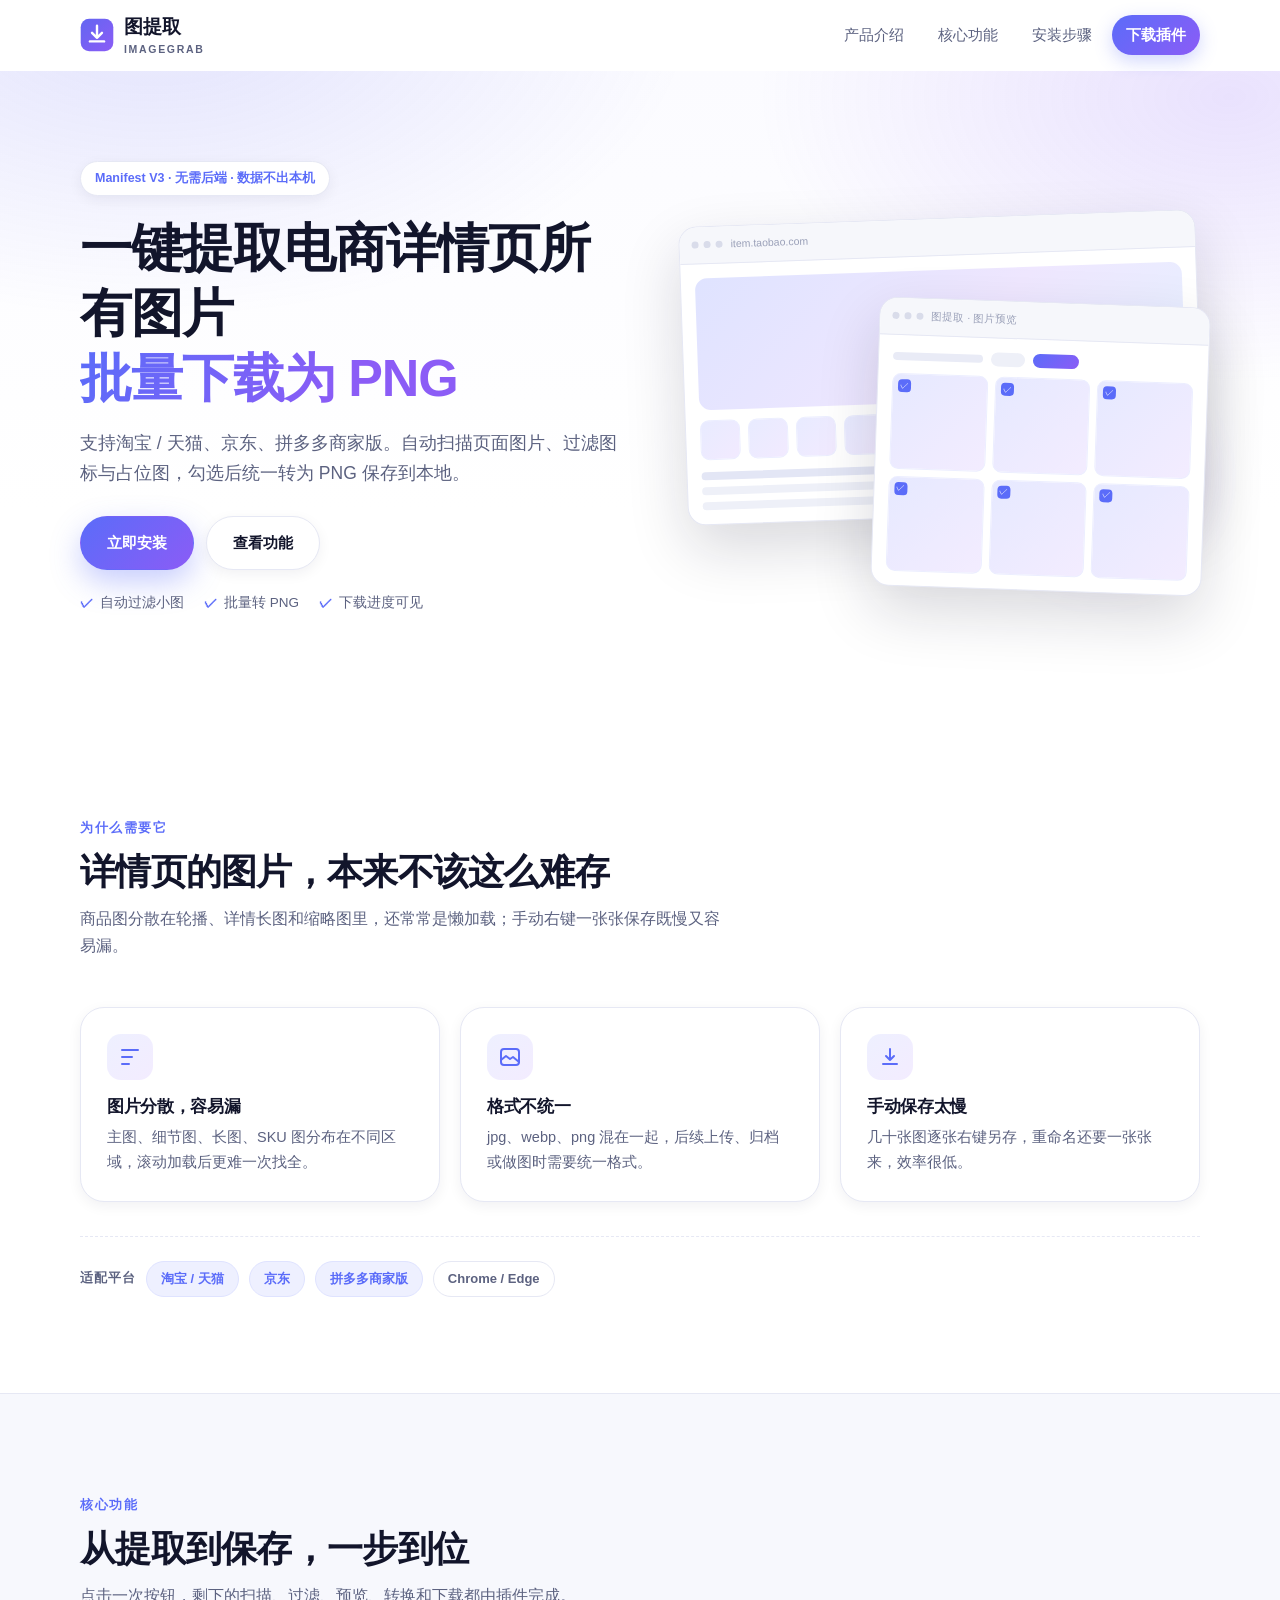
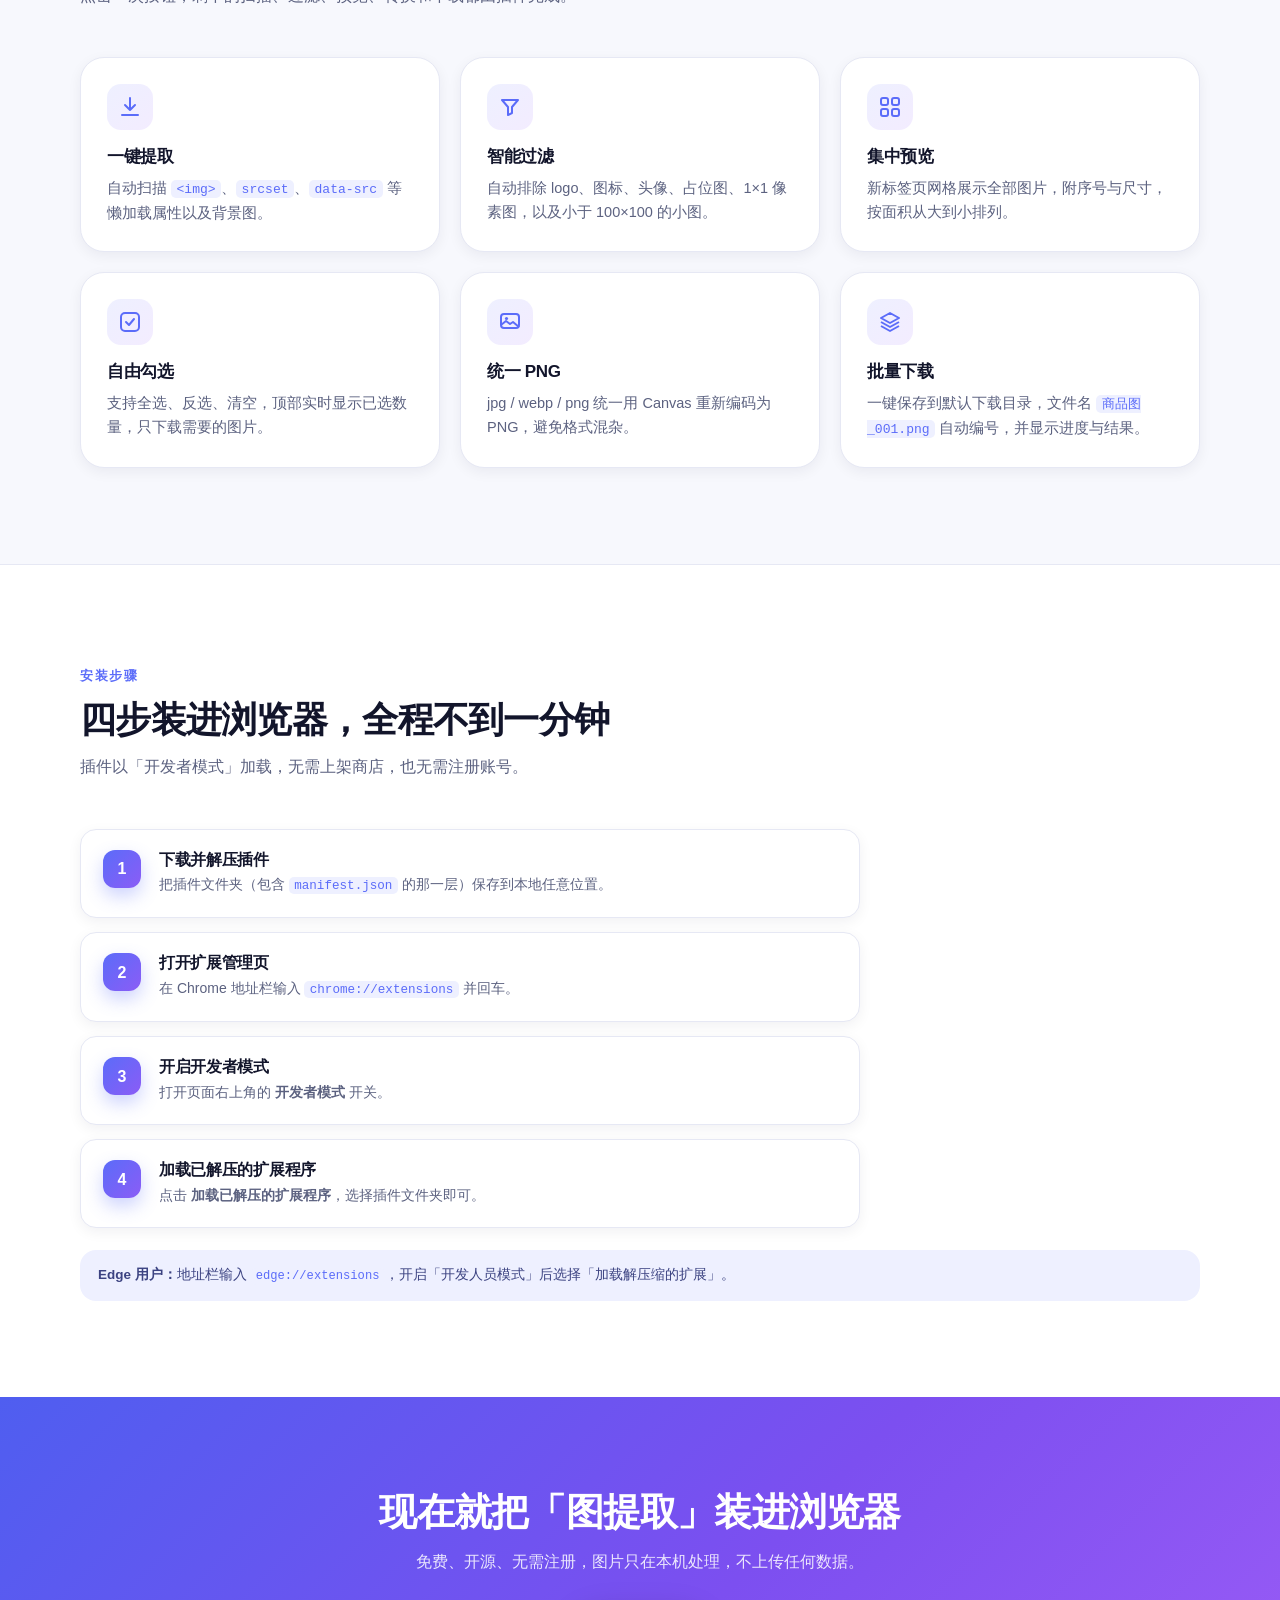
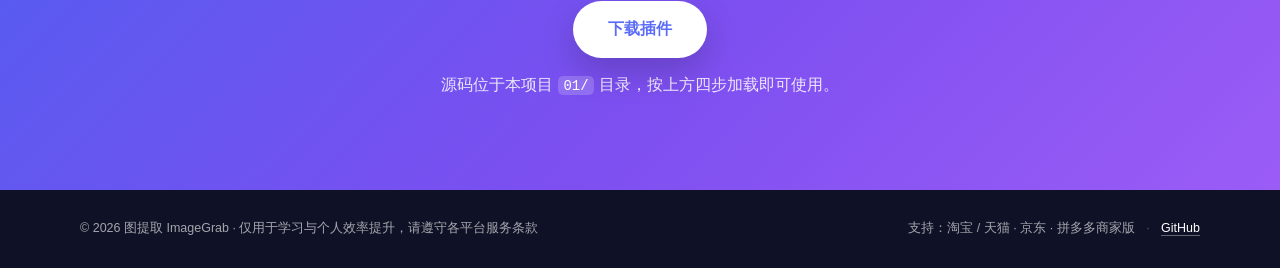
<file: docs/index.html>
<!DOCTYPE html>
<html lang="zh-CN">
<head>
<meta charset="utf-8">
<meta name="viewport" content="width=device-width, initial-scale=1">
<title>图提取 ImageGrab · 一键提取电商详情页图片</title>
<meta name="description" content="Chrome 扩展：一键提取淘宝 / 天猫、京东、拼多多商家版商品详情页的所有图片，集中预览并批量下载为 PNG。">
<meta property="og:type" content="website">
<meta property="og:title" content="图提取 ImageGrab · 一键提取电商详情页图片">
<meta property="og:description" content="支持淘宝/天猫、京东、拼多多商家版；自动过滤图标与占位图，勾选后统一转 PNG 批量下载。">
<meta property="og:url" content="https://lixinyan-git.github.io/imagegrab/">
<meta name="theme-color" content="#6366f1">
<link rel="icon" href="assets/favicon.svg" type="image/svg+xml">
<link rel="stylesheet" href="css/style.css">
</head>
<body>
<a class="skip-link" href="#main">跳到主要内容</a>

<!-- ===== 顶部导航 ===== -->
<header class="site-header" id="siteHeader">
  <nav class="nav container" aria-label="主导航">
    <a class="logo" href="#top" aria-label="图提取首页">
      <span class="logo-mark">
        <svg viewBox="0 0 48 48" width="34" height="34" aria-hidden="true">
          <defs>
            <linearGradient id="lg" x1="0" y1="0" x2="1" y2="1">
              <stop offset="0" stop-color="#6366f1"/><stop offset="1" stop-color="#8b5cf6"/>
            </linearGradient>
          </defs>
          <rect x="1" y="1" width="46" height="46" rx="12" fill="url(#lg)"/>
          <path d="M24 11v17m0 0l-7-7m7 7l7-7" fill="none" stroke="#fff" stroke-width="3.4" stroke-linecap="round" stroke-linejoin="round"/>
          <path d="M14 33h20" fill="none" stroke="#fff" stroke-width="3.4" stroke-linecap="round"/>
        </svg>
      </span>
      <span class="logo-text">图提取<em>ImageGrab</em></span>
    </a>

    <button class="menu-toggle" id="menuToggle" type="button"
            aria-label="打开菜单" aria-expanded="false" aria-controls="navMenu">
      <span></span><span></span><span></span>
    </button>

    <ul class="nav-menu" id="navMenu">
      <li><a class="nav-link" href="#intro">产品介绍</a></li>
      <li><a class="nav-link" href="#features">核心功能</a></li>
      <li><a class="nav-link" href="#install">安装步骤</a></li>
      <li><a class="nav-link nav-cta" href="#download">下载插件</a></li>
    </ul>
  </nav>
</header>

<main id="main">

  <!-- ===== 首屏 Hero ===== -->
  <section class="hero" id="top">
    <div class="hero-bg" aria-hidden="true"></div>
    <div class="container hero-inner">
      <div class="hero-copy reveal">
        <span class="pill">Manifest V3 · 无需后端 · 数据不出本机</span>
        <h1>一键提取电商详情页所有图片<br><span class="grad">批量下载为 PNG</span></h1>
        <p class="lead">支持淘宝 / 天猫、京东、拼多多商家版。自动扫描页面图片、过滤图标与占位图，勾选后统一转为 PNG 保存到本地。</p>
        <div class="hero-actions">
          <a class="btn btn-primary" href="#install">立即安装</a>
          <a class="btn btn-ghost" href="#features">查看功能</a>
        </div>
        <ul class="hero-points">
          <li>自动过滤小图</li>
          <li>批量转 PNG</li>
          <li>下载进度可见</li>
        </ul>
      </div>

      <!-- 纯 CSS/SVG 绘制的界面示意，不使用外部图片 -->
      <div class="hero-visual reveal" aria-hidden="true">
        <div class="shot product-shot">
          <div class="shot-bar"><span class="dots"><i></i><i></i><i></i></span><span class="addr">item.taobao.com</span></div>
          <div class="shot-body">
            <div class="p-main"></div>
            <div class="p-thumbs"><span></span><span></span><span></span><span></span></div>
            <div class="p-text"><b></b><b></b><b></b></div>
            <div class="fab">⬇ 获取图片</div>
          </div>
        </div>
        <div class="shot gallery-shot">
          <div class="shot-bar"><span class="dots"><i></i><i></i><i></i></span><span class="addr">图提取 · 图片预览</span></div>
          <div class="shot-body">
            <div class="g-toolbar"><span class="g-title"></span><span class="g-btn"></span><span class="g-btn primary"></span></div>
            <div class="g-grid">
              <div class="g-item"><em>✓</em></div>
              <div class="g-item"><em>✓</em></div>
              <div class="g-item"><em>✓</em></div>
              <div class="g-item"><em>✓</em></div>
              <div class="g-item"><em>✓</em></div>
              <div class="g-item"><em>✓</em></div>
            </div>
          </div>
        </div>
        <div class="glow" aria-hidden="true"></div>
      </div>
    </div>
  </section>

  <!-- ===== 产品介绍 ===== -->
  <section class="section" id="intro" data-section>
    <div class="container">
      <header class="section-head reveal">
        <span class="eyebrow">为什么需要它</span>
        <h2>详情页的图片，本来不该这么难存</h2>
        <p>商品图分散在轮播、详情长图和缩略图里，还常常是懒加载；手动右键一张张保存既慢又容易漏。</p>
      </header>

      <div class="grid-3">
        <article class="info-card reveal">
          <div class="icon-wrap">
            <svg viewBox="0 0 24 24" aria-hidden="true"><path d="M4 5h16M4 12h10M4 19h7" stroke="currentColor" stroke-width="2" stroke-linecap="round"/></svg>
          </div>
          <h3>图片分散，容易漏</h3>
          <p>主图、细节图、长图、SKU 图分布在不同区域，滚动加载后更难一次找全。</p>
        </article>
        <article class="info-card reveal">
          <div class="icon-wrap">
            <svg viewBox="0 0 24 24" aria-hidden="true"><rect x="3" y="4" width="18" height="16" rx="3" stroke="currentColor" stroke-width="2" fill="none"/><path d="M3 15l5-4 4 3 3-2 6 5" stroke="currentColor" stroke-width="2" fill="none" stroke-linecap="round" stroke-linejoin="round"/></svg>
          </div>
          <h3>格式不统一</h3>
          <p>jpg、webp、png 混在一起，后续上传、归档或做图时需要统一格式。</p>
        </article>
        <article class="info-card reveal">
          <div class="icon-wrap">
            <svg viewBox="0 0 24 24" aria-hidden="true"><path d="M12 4v11m0 0l-4-4m4 4l4-4" stroke="currentColor" stroke-width="2" fill="none" stroke-linecap="round" stroke-linejoin="round"/><path d="M5 19h14" stroke="currentColor" stroke-width="2" stroke-linecap="round"/></svg>
          </div>
          <h3>手动保存太慢</h3>
          <p>几十张图逐张右键另存，重命名还要一张张来，效率很低。</p>
        </article>
      </div>

      <div class="platforms reveal">
        <span class="platforms-label">适配平台</span>
        <span class="chip">淘宝 / 天猫</span>
        <span class="chip">京东</span>
        <span class="chip">拼多多商家版</span>
        <span class="chip chip-muted">Chrome / Edge</span>
      </div>
    </div>
  </section>

  <!-- ===== 核心功能 ===== -->
  <section class="section section-alt" id="features" data-section>
    <div class="container">
      <header class="section-head reveal">
        <span class="eyebrow">核心功能</span>
        <h2>从提取到保存，一步到位</h2>
        <p>点击一次按钮，剩下的扫描、过滤、预览、转换和下载都由插件完成。</p>
      </header>

      <div class="grid-3 features">
        <article class="feature-card reveal">
          <div class="icon-wrap"><svg viewBox="0 0 24 24" aria-hidden="true"><path d="M12 3v12m0 0l-5-5m5 5l5-5" stroke="currentColor" stroke-width="2" fill="none" stroke-linecap="round" stroke-linejoin="round"/><path d="M4 20h16" stroke="currentColor" stroke-width="2" stroke-linecap="round"/></svg></div>
          <h3>一键提取</h3>
          <p>自动扫描 <code>&lt;img&gt;</code>、<code>srcset</code>、<code>data-src</code> 等懒加载属性以及背景图。</p>
        </article>
        <article class="feature-card reveal">
          <div class="icon-wrap"><svg viewBox="0 0 24 24" aria-hidden="true"><path d="M4 5h16l-6 7v6l-4 2v-8L4 5z" fill="none" stroke="currentColor" stroke-width="2" stroke-linejoin="round"/></svg></div>
          <h3>智能过滤</h3>
          <p>自动排除 logo、图标、头像、占位图、1×1 像素图，以及小于 100×100 的小图。</p>
        </article>
        <article class="feature-card reveal">
          <div class="icon-wrap"><svg viewBox="0 0 24 24" aria-hidden="true"><rect x="3" y="3" width="7" height="7" rx="2" fill="none" stroke="currentColor" stroke-width="2"/><rect x="14" y="3" width="7" height="7" rx="2" fill="none" stroke="currentColor" stroke-width="2"/><rect x="3" y="14" width="7" height="7" rx="2" fill="none" stroke="currentColor" stroke-width="2"/><rect x="14" y="14" width="7" height="7" rx="2" fill="none" stroke="currentColor" stroke-width="2"/></svg></div>
          <h3>集中预览</h3>
          <p>新标签页网格展示全部图片，附序号与尺寸，按面积从大到小排列。</p>
        </article>
        <article class="feature-card reveal">
          <div class="icon-wrap"><svg viewBox="0 0 24 24" aria-hidden="true"><rect x="3" y="3" width="18" height="18" rx="4" fill="none" stroke="currentColor" stroke-width="2"/><path d="M8 12l3 3 5-6" fill="none" stroke="currentColor" stroke-width="2" stroke-linecap="round" stroke-linejoin="round"/></svg></div>
          <h3>自由勾选</h3>
          <p>支持全选、反选、清空，顶部实时显示已选数量，只下载需要的图片。</p>
        </article>
        <article class="feature-card reveal">
          <div class="icon-wrap"><svg viewBox="0 0 24 24" aria-hidden="true"><rect x="3" y="4" width="18" height="14" rx="3" fill="none" stroke="currentColor" stroke-width="2"/><path d="M3 15l5-4 4 3 3-2 6 5" fill="none" stroke="currentColor" stroke-width="2" stroke-linejoin="round"/><circle cx="8.5" cy="8.5" r="1.6" fill="currentColor"/></svg></div>
          <h3>统一 PNG</h3>
          <p>jpg / webp / png 统一用 Canvas 重新编码为 PNG，避免格式混杂。</p>
        </article>
        <article class="feature-card reveal">
          <div class="icon-wrap"><svg viewBox="0 0 24 24" aria-hidden="true"><path d="M12 3l9 5-9 5-9-5 9-5z" fill="none" stroke="currentColor" stroke-width="2" stroke-linejoin="round"/><path d="M3 12l9 5 9-5M3 16l9 5 9-5" fill="none" stroke="currentColor" stroke-width="2" stroke-linejoin="round"/></svg></div>
          <h3>批量下载</h3>
          <p>一键保存到默认下载目录，文件名 <code>商品图_001.png</code> 自动编号，并显示进度与结果。</p>
        </article>
      </div>
    </div>
  </section>

  <!-- ===== 安装步骤 ===== -->
  <section class="section" id="install" data-section>
    <div class="container">
      <header class="section-head reveal">
        <span class="eyebrow">安装步骤</span>
        <h2>四步装进浏览器，全程不到一分钟</h2>
        <p>插件以「开发者模式」加载，无需上架商店，也无需注册账号。</p>
      </header>

      <ol class="steps">
        <li class="step reveal">
          <span class="step-no">1</span>
          <div class="step-body">
            <h3>下载并解压插件</h3>
            <p>把插件文件夹（包含 <code>manifest.json</code> 的那一层）保存到本地任意位置。</p>
          </div>
        </li>
        <li class="step reveal">
          <span class="step-no">2</span>
          <div class="step-body">
            <h3>打开扩展管理页</h3>
            <p>在 Chrome 地址栏输入 <code>chrome://extensions</code> 并回车。</p>
          </div>
        </li>
        <li class="step reveal">
          <span class="step-no">3</span>
          <div class="step-body">
            <h3>开启开发者模式</h3>
            <p>打开页面右上角的 <strong>开发者模式</strong> 开关。</p>
          </div>
        </li>
        <li class="step reveal">
          <span class="step-no">4</span>
          <div class="step-body">
            <h3>加载已解压的扩展程序</h3>
            <p>点击 <strong>加载已解压的扩展程序</strong>，选择插件文件夹即可。</p>
          </div>
        </li>
      </ol>

      <p class="tip reveal">
        <strong>Edge 用户：</strong>地址栏输入 <code>edge://extensions</code>，开启「开发人员模式」后选择「加载解压缩的扩展」。
      </p>
    </div>
  </section>

  <!-- ===== 底部 CTA ===== -->
  <section class="cta" id="download" data-section>
    <div class="container cta-inner reveal">
      <h2>现在就把「图提取」装进浏览器</h2>
      <p>免费、开源、无需注册，图片只在本机处理，不上传任何数据。</p>
      <a class="btn btn-light" id="downloadBtn" href="assets/imagegrab.zip" download="imagegrab.zip">下载插件</a>
      <p class="cta-note">源码位于本项目 <code>01/</code> 目录，按上方四步加载即可使用。</p>
    </div>
  </section>

</main>

<footer class="site-footer">
  <div class="container footer-inner">
    <p>© 2026 图提取 ImageGrab · 仅用于学习与个人效率提升，请遵守各平台服务条款</p>
    <p class="footer-links">
      支持：淘宝 / 天猫 · 京东 · 拼多多商家版
      <span class="dot">·</span>
      <a href="https://github.com/lixinyan-git/imagegrab" id="githubLink" target="_blank" rel="noopener">GitHub</a>
    </p>
  </div>
</footer>

<div class="toast" id="toast" role="status" aria-live="polite"></div>

<script src="js/main.js"></script>
</body>
</html>
</file>
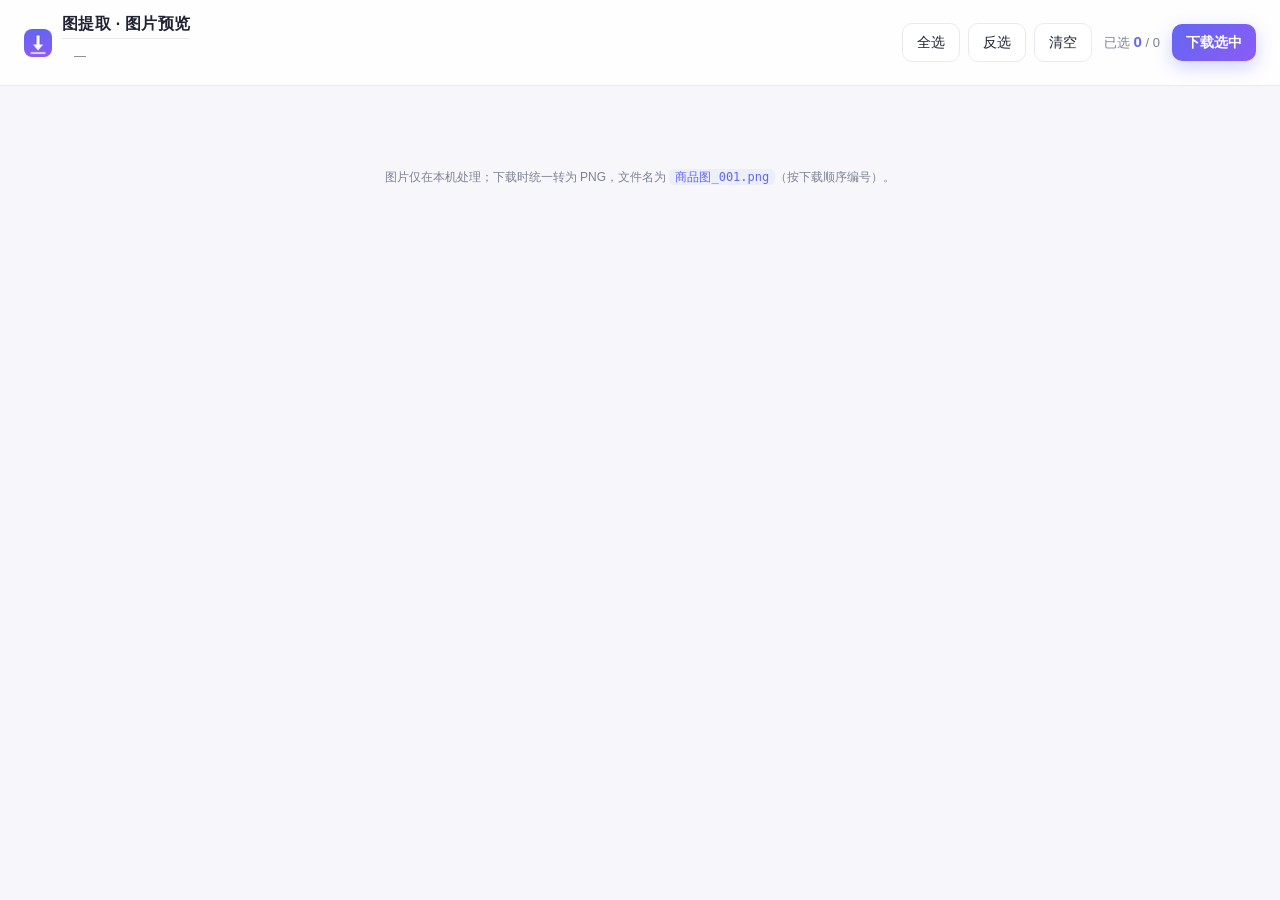
<file: gallery.html>
<!DOCTYPE html>
<html lang="zh-CN">
<head>
<meta charset="utf-8">
<meta name="viewport" content="width=device-width, initial-scale=1">
<title>图提取 · 图片预览</title>
<link rel="icon" href="icons/icon32.png">
<link rel="stylesheet" href="gallery.css">
</head>
<body>

<header class="topbar">
  <div class="brand">
    <img src="icons/icon32.png" alt="" width="28" height="28">
    <div class="brand-text">
      <h1>图提取 · 图片预览</h1>
      <p id="pageMeta" class="meta">—</p>
    </div>
  </div>
  <div class="actions">
    <button id="selectAll" class="ghost" type="button">全选</button>
    <button id="invert" class="ghost" type="button">反选</button>
    <button id="clearSel" class="ghost" type="button">清空</button>
    <span class="count">已选 <b id="selCount">0</b> / <span id="total">0</span></span>
    <button id="downloadBtn" class="primary" type="button">下载选中</button>
  </div>
</header>

<div id="progressWrap" class="progress hidden">
  <div id="progressBar" class="bar"></div>
</div>
<div id="status" class="status"></div>

<main id="grid" class="grid" aria-live="polite"></main>

<div id="empty" class="empty hidden">
  <div class="empty-icon">🖼️</div>
  <h2>还没有图片</h2>
  <p>请在淘宝 / 天猫、京东或拼多多商家版的商品详情页，点击右下角的「获取图片」。</p>
</div>

<footer class="foot">
  图片仅在本机处理；下载时统一转为 PNG，文件名为 <code>商品图_001.png</code>（按下载顺序编号）。
</footer>

<script src="gallery.js"></script>
</body>
</html>
</file>
<file: docs/css/style.css>
/* ============================================================
 * 图提取 ImageGrab —— 官网样式
 * 设计：简洁大气 / 蓝紫渐变 / 统一 CSS 变量 / 移动优先响应式
 * ============================================================ */

/* ---------- 设计变量 ---------- */
:root {
  --primary: #5b6cf9;
  --primary-2: #8b5cf6;
  --primary-soft: #eef0ff;
  --text: #12152b;
  --muted: #5c6280;
  --line: #e6e8f4;
  --bg: #ffffff;
  --bg-alt: #f7f8fd;
  --radius-sm: 10px;
  --radius: 16px;
  --radius-lg: 24px;
  --shadow-sm: 0 4px 14px rgba(18, 21, 43, .06);
  --shadow: 0 12px 34px rgba(18, 21, 43, .10);
  --shadow-lg: 0 24px 60px rgba(18, 21, 43, .16);
  --container: 1120px;
  --t: .25s ease;
  --font: -apple-system, BlinkMacSystemFont, "PingFang SC", "Microsoft YaHei", "Segoe UI", sans-serif;
}

/* ---------- 基础 ---------- */
* { box-sizing: border-box; }
html { scroll-behavior: smooth; }
body {
  margin: 0;
  color: var(--text);
  background: var(--bg);
  font-family: var(--font);
  font-size: 16px;
  line-height: 1.7;
  -webkit-font-smoothing: antialiased;
  overflow-x: hidden;
}
h1, h2, h3 { margin: 0; line-height: 1.25; letter-spacing: -.02em; }
p { margin: 0; }
a { color: inherit; text-decoration: none; }
ul, ol { margin: 0; padding: 0; list-style: none; }
code {
  font-family: ui-monospace, SFMono-Regular, Consolas, "Liberation Mono", monospace;
  font-size: .9em;
  background: var(--primary-soft);
  color: var(--primary);
  padding: .12em .42em;
  border-radius: 5px;
}
.container { width: min(100% - 40px, var(--container)); margin-inline: auto; }
.skip-link {
  position: absolute; left: -999px; top: 0; z-index: 200;
  background: var(--primary); color: #fff; padding: 10px 16px; border-radius: 0 0 10px 0;
}
.skip-link:focus { left: 0; }

/* ---------- 顶部导航 ---------- */
.site-header {
  position: sticky; top: 0; z-index: 100;
  background: rgba(255, 255, 255, .76);
  backdrop-filter: saturate(180%) blur(14px);
  -webkit-backdrop-filter: saturate(180%) blur(14px);
  border-bottom: 1px solid transparent;
  transition: box-shadow var(--t), border-color var(--t), background var(--t);
}
.site-header.scrolled {
  box-shadow: 0 8px 30px rgba(18, 21, 43, .08);
  border-bottom-color: var(--line);
}
.nav { display: flex; align-items: center; justify-content: space-between; height: 70px; gap: 20px; }
.logo { display: inline-flex; align-items: center; gap: 10px; flex: 0 0 auto; }
.logo-mark { display: inline-flex; }
.logo-text { font-weight: 700; font-size: 19px; letter-spacing: -.01em; }
.logo-text em {
  display: block; font-style: normal; font-size: 10.5px; font-weight: 600;
  letter-spacing: .16em; color: var(--muted); text-transform: uppercase; margin-top: -2px;
}
.nav-menu { display: flex; align-items: center; gap: 6px; }
.nav-link {
  display: inline-block; padding: 8px 14px; border-radius: 999px;
  font-size: 14.5px; color: var(--muted); font-weight: 500;
  transition: color var(--t), background var(--t);
}
.nav-link:hover { color: var(--text); background: var(--bg-alt); }
.nav-link.active { color: var(--primary); background: var(--primary-soft); }
.nav-cta {
  color: #fff; font-weight: 600;
  background: linear-gradient(135deg, var(--primary), var(--primary-2));
  box-shadow: 0 6px 18px rgba(91, 108, 249, .28);
}
.nav-cta:hover { color: #fff; background: linear-gradient(135deg, var(--primary), var(--primary-2)); transform: translateY(-1px); }
.menu-toggle {
  display: none; width: 42px; height: 42px; border: 1px solid var(--line); border-radius: 12px;
  background: #fff; cursor: pointer; padding: 11px 10px; flex-direction: column; justify-content: space-between;
}
.menu-toggle span { display: block; height: 2px; border-radius: 2px; background: var(--text); transition: var(--t); }
.menu-toggle[aria-expanded="true"] span:nth-child(1) { transform: translateY(7px) rotate(45deg); }
.menu-toggle[aria-expanded="true"] span:nth-child(2) { opacity: 0; }
.menu-toggle[aria-expanded="true"] span:nth-child(3) { transform: translateY(-7px) rotate(-45deg); }

/* ---------- 首屏 ---------- */
.hero { position: relative; overflow: hidden; padding: clamp(48px, 7vw, 92px) 0 clamp(56px, 8vw, 104px); }
.hero-bg {
  position: absolute; inset: 0; z-index: -1;
  background:
    radial-gradient(900px 520px at 12% -10%, rgba(99, 102, 241, .16), transparent 60%),
    radial-gradient(760px 460px at 96% 4%, rgba(139, 92, 246, .16), transparent 62%),
    linear-gradient(180deg, #fbfbff 0%, #ffffff 68%);
}
.hero-inner {
  display: grid; grid-template-columns: 1.02fr .98fr;
  align-items: center; gap: clamp(32px, 5vw, 64px);
}
.pill {
  display: inline-block; padding: 6px 14px; border-radius: 999px;
  background: #fff; border: 1px solid var(--line); box-shadow: var(--shadow-sm);
  font-size: 12.5px; font-weight: 600; color: var(--primary);
}
.hero h1 {
  margin: 20px 0 18px;
  font-size: clamp(30px, 4.6vw, 52px);
  font-weight: 800;
}
.grad {
  background: linear-gradient(120deg, var(--primary), var(--primary-2) 70%);
  -webkit-background-clip: text; background-clip: text; color: transparent;
}
.lead { font-size: clamp(15px, 1.6vw, 17.5px); color: var(--muted); max-width: 34em; }
.hero-actions { display: flex; gap: 12px; margin: 28px 0 22px; flex-wrap: wrap; }
.btn {
  display: inline-flex; align-items: center; justify-content: center;
  padding: 13px 26px; border-radius: 999px; border: 1px solid transparent;
  font-size: 15px; font-weight: 600; cursor: pointer; transition: var(--t);
  font-family: inherit;
}
.btn-primary {
  color: #fff; background: linear-gradient(135deg, var(--primary), var(--primary-2));
  box-shadow: 0 12px 30px rgba(91, 108, 249, .34);
}
.btn-primary:hover { transform: translateY(-2px); box-shadow: 0 18px 40px rgba(91, 108, 249, .42); }
.btn-ghost { color: var(--text); background: #fff; border-color: var(--line); box-shadow: var(--shadow-sm); }
.btn-ghost:hover { border-color: var(--primary); color: var(--primary); transform: translateY(-2px); }
.btn-light { color: var(--primary); background: #fff; box-shadow: 0 14px 34px rgba(0, 0, 0, .18); }
.btn-light:hover { transform: translateY(-2px); }
.hero-points { display: flex; gap: 20px; flex-wrap: wrap; color: var(--muted); font-size: 13.5px; }
.hero-points li::before { content: "✓"; color: var(--primary); font-weight: 800; margin-right: 6px; }

/* 首屏界面示意（纯 CSS） */
.hero-visual { position: relative; min-height: 340px; }
.shot {
  background: #fff; border: 1px solid var(--line); border-radius: 18px;
  box-shadow: var(--shadow-lg); overflow: hidden;
}
.product-shot { position: relative; transform: rotate(-2deg); }
.gallery-shot {
  position: absolute; right: -6px; bottom: -34px; width: 64%;
  transform: rotate(2deg); z-index: 2;
}
.shot-bar {
  display: flex; align-items: center; gap: 8px; padding: 9px 12px;
  background: #f6f7fb; border-bottom: 1px solid var(--line);
}
.dots { display: inline-flex; gap: 5px; }
.dots i { width: 7px; height: 7px; border-radius: 50%; background: #d9dcea; }
.addr { font-size: 10.5px; color: #9aa0b8; }
.shot-body { position: relative; padding: 14px; }
.p-main {
  height: 132px; border-radius: 12px;
  background: linear-gradient(135deg, #dfe3ff, #efe7ff 55%, #e6f0ff);
}
.p-thumbs { display: flex; gap: 8px; margin-top: 10px; }
.p-thumbs span {
  width: 40px; height: 40px; border-radius: 9px;
  background: linear-gradient(135deg, #e8ebff, #f2eaff);
  border: 1px solid #eceeff;
}
.p-text { margin-top: 12px; display: grid; gap: 7px; }
.p-text b { display: block; height: 8px; border-radius: 6px; background: #eef0f8; }
.p-text b:nth-child(1) { width: 62%; background: #e3e6f5; }
.p-text b:nth-child(2) { width: 84%; }
.p-text b:nth-child(3) { width: 46%; }
.fab {
  position: absolute; right: 14px; bottom: 14px;
  padding: 9px 16px; border-radius: 999px; color: #fff; font-size: 12px; font-weight: 700;
  background: linear-gradient(135deg, var(--primary), var(--primary-2));
  box-shadow: 0 10px 24px rgba(91, 108, 249, .42);
}
.g-toolbar { display: flex; align-items: center; gap: 8px; margin-bottom: 10px; }
.g-title { flex: 1; height: 8px; border-radius: 6px; background: #e9ebf6; max-width: 90px; }
.g-btn { width: 34px; height: 14px; border-radius: 999px; background: #eef0f8; }
.g-btn.primary { background: linear-gradient(135deg, var(--primary), var(--primary-2)); width: 46px; }
.g-grid { display: grid; grid-template-columns: repeat(3, 1fr); gap: 7px; }
.g-item {
  position: relative; aspect-ratio: 1/1; border-radius: 9px;
  background: linear-gradient(135deg, #e6e9ff, #f3ecff);
  border: 1px solid #eceeff;
}
.g-item em {
  position: absolute; top: 5px; left: 5px; width: 13px; height: 13px;
  border-radius: 4px; background: var(--primary); color: #fff; font-size: 9px;
  display: flex; align-items: center; justify-content: center; font-style: normal;
}
.glow {
  position: absolute; inset: auto -30px -50px auto; width: 260px; height: 260px;
  background: radial-gradient(circle, rgba(139, 92, 246, .22), transparent 70%);
  filter: blur(10px); z-index: -1;
}

/* ---------- 通用区块 ---------- */
.section { padding: clamp(56px, 8vw, 96px) 0; }
.section-alt { background: var(--bg-alt); border-block: 1px solid var(--line); }
.section-head { max-width: 640px; margin-bottom: clamp(28px, 4vw, 48px); }
.eyebrow {
  display: inline-block; font-size: 12.5px; font-weight: 700; letter-spacing: .12em;
  text-transform: uppercase; color: var(--primary); margin-bottom: 10px;
}
.section-head h2 { font-size: clamp(24px, 3.2vw, 36px); font-weight: 800; margin-bottom: 12px; }
.section-head p { color: var(--muted); font-size: 15.5px; }

.grid-3 { display: grid; grid-template-columns: repeat(3, 1fr); gap: 20px; }
.info-card, .feature-card {
  background: #fff; border: 1px solid var(--line); border-radius: var(--radius-lg);
  padding: 26px; box-shadow: var(--shadow-sm);
  transition: transform var(--t), box-shadow var(--t), border-color var(--t);
}
.info-card:hover, .feature-card:hover {
  transform: translateY(-6px); box-shadow: var(--shadow); border-color: #d9ddf0;
}
.icon-wrap {
  width: 46px; height: 46px; border-radius: 14px; display: grid; place-items: center;
  background: linear-gradient(135deg, var(--primary-soft), #f3ecff);
  color: var(--primary); margin-bottom: 16px;
}
.icon-wrap svg { width: 24px; height: 24px; }
.info-card h3, .feature-card h3 { font-size: 17px; font-weight: 700; margin-bottom: 8px; }
.info-card p, .feature-card p { color: var(--muted); font-size: 14.5px; }

.platforms {
  display: flex; align-items: center; flex-wrap: wrap; gap: 10px;
  margin-top: 34px; padding-top: 24px; border-top: 1px dashed var(--line);
}
.platforms-label { font-size: 12.5px; font-weight: 700; color: var(--muted); letter-spacing: .08em; }
.chip {
  padding: 6px 14px; border-radius: 999px; font-size: 13px; font-weight: 600;
  color: var(--primary); background: var(--primary-soft); border: 1px solid #dfe3ff;
}
.chip-muted { color: var(--muted); background: #fff; border-color: var(--line); }

/* ---------- 安装步骤 ---------- */
.steps { display: grid; gap: 14px; max-width: 780px; }
.step {
  display: flex; gap: 18px; align-items: flex-start;
  background: #fff; border: 1px solid var(--line); border-radius: var(--radius);
  padding: 20px 22px; box-shadow: var(--shadow-sm);
  transition: transform var(--t), box-shadow var(--t);
}
.step:hover { transform: translateX(4px); box-shadow: var(--shadow); }
.step-no {
  flex: 0 0 auto; width: 38px; height: 38px; border-radius: 12px;
  display: grid; place-items: center; font-weight: 800; color: #fff;
  background: linear-gradient(135deg, var(--primary), var(--primary-2));
  box-shadow: 0 8px 18px rgba(91, 108, 249, .3);
}
.step-body h3 { font-size: 15.5px; margin-bottom: 4px; }
.step-body p { color: var(--muted); font-size: 14px; }
.tip {
  margin-top: 22px; padding: 14px 18px; border-radius: var(--radius);
  background: var(--primary-soft); color: #3c4382; font-size: 13.5px;
}

/* ---------- 底部 CTA ---------- */
.cta {
  padding: clamp(56px, 8vw, 92px) 0;
  background: linear-gradient(135deg, #4f5ef0 0%, #7c4ff0 55%, #9b5cf6 100%);
  color: #fff; text-align: center;
}
.cta-inner { max-width: 640px; }
.cta h2 { font-size: clamp(24px, 3.4vw, 38px); font-weight: 800; margin-bottom: 12px; }
.cta p { color: rgba(255, 255, 255, .86); font-size: 15.5px; }
.cta .btn { margin: 26px 0 14px; padding: 14px 34px; font-size: 15.5px; }
.cta-note { font-size: 13px; color: rgba(255, 255, 255, .72); }
.cta code { background: rgba(255, 255, 255, .18); color: #fff; }

/* ---------- 页脚 ---------- */
.site-footer { padding: 28px 0; background: #0f1226; color: rgba(255, 255, 255, .62); font-size: 12.5px; }
.footer-inner { display: flex; justify-content: space-between; gap: 14px; flex-wrap: wrap; }
.footer-links a { color: #fff; border-bottom: 1px solid rgba(255, 255, 255, .35); }
.footer-links a:hover { color: #c7ccff; }
.dot { margin: 0 8px; opacity: .5; }

/* ---------- 入场动画 ---------- */
.reveal { opacity: 0; transform: translateY(18px); transition: opacity .6s ease, transform .6s ease; }
.reveal.visible { opacity: 1; transform: none; }

/* ---------- Toast ---------- */
.toast {
  position: fixed; left: 50%; bottom: 28px; transform: translate(-50%, 12px);
  background: rgba(15, 18, 38, .94); color: #fff; font-size: 13.5px;
  padding: 11px 20px; border-radius: 12px; box-shadow: 0 14px 40px rgba(0, 0, 0, .3);
  opacity: 0; pointer-events: none; transition: opacity .25s ease, transform .25s ease; z-index: 200;
  max-width: calc(100% - 40px); text-align: center;
}
.toast.show { opacity: 1; transform: translate(-50%, 0); }

/* ---------- 响应式：平板 768–1023 ---------- */
@media (max-width: 1023px) {
  .hero-inner { grid-template-columns: 1fr; gap: 40px; }
  .hero-visual { max-width: 560px; margin-inline: auto; }
  .grid-3 { grid-template-columns: repeat(2, 1fr); }
}

/* ---------- 响应式：手机 <768 ---------- */
@media (max-width: 767px) {
  .container { width: min(100% - 32px, var(--container)); }
  .nav { height: 62px; }
  .menu-toggle { display: flex; }
  .nav-menu {
    position: absolute; left: 16px; right: 16px; top: 68px;
    flex-direction: column; align-items: stretch; gap: 4px;
    background: #fff; border: 1px solid var(--line); border-radius: var(--radius);
    box-shadow: var(--shadow); padding: 10px;
    opacity: 0; visibility: hidden; transform: translateY(-8px);
    transition: opacity var(--t), transform var(--t), visibility var(--t);
  }
  .nav-menu.open { opacity: 1; visibility: visible; transform: none; }
  .nav-link { padding: 11px 14px; border-radius: 10px; }
  .nav-cta { text-align: center; margin-top: 4px; }
  .hero { padding-top: 40px; }
  .hero-actions { flex-direction: column; align-items: stretch; }
  .hero-actions .btn { width: 100%; }
  .grid-3 { grid-template-columns: 1fr; }
  .hero-visual { min-height: 300px; }
  .gallery-shot { width: 70%; bottom: -26px; }
  .section { padding: 56px 0; }
  .step { padding: 16px 16px; gap: 14px; }
  .footer-inner { flex-direction: column; }
}

/* ---------- 超小屏 320px ---------- */
@media (max-width: 380px) {
  .hero h1 { font-size: 27px; }
  .pill { font-size: 11px; padding: 5px 11px; }
  .g-grid { grid-template-columns: repeat(2, 1fr); }
  .product-shot { transform: none; }
  .gallery-shot { transform: none; right: 0; }
}

/* ---------- 无障碍：减少动画 ---------- */
@media (prefers-reduced-motion: reduce) {
  html { scroll-behavior: auto; }
  .reveal { opacity: 1; transform: none; transition: none; }
  * { animation-duration: .001ms !important; transition-duration: .001ms !important; }
}

/* 锚点跳转时给吸顶导航留出空间 */
section[id] { scroll-margin-top: 84px; }
</file>
<file: gallery.css>
/* 图提取 · ImageGrab —— 预览页样式 */
:root {
  --primary: #6366f1;
  --primary-2: #8b5cf6;
  --bg: #f7f7fb;
  --card: #ffffff;
  --text: #1f2333;
  --muted: #7b8194;
  --line: #e8e9f1;
  --radius: 14px;
  --shadow: 0 6px 22px rgba(31, 35, 51, .07);
}
* { box-sizing: border-box; }
html, body { margin: 0; padding: 0; }
body {
  background: var(--bg);
  color: var(--text);
  font: 14px/1.5 -apple-system, BlinkMacSystemFont, "PingFang SC", "Microsoft YaHei", sans-serif;
  min-height: 100vh;
}

/* 顶部工具栏 */
.topbar {
  position: sticky; top: 0; z-index: 20;
  display: flex; align-items: center; justify-content: space-between; gap: 16px;
  padding: 12px 24px;
  background: rgba(255, 255, 255, .86);
  backdrop-filter: saturate(180%) blur(12px);
  border-bottom: 1px solid var(--line);
}
.brand { display: flex; align-items: center; gap: 10px; min-width: 0; }
.brand img { border-radius: 8px; }
.brand-text { min-width: 0; }
.brand h1 { margin: 0; font-size: 16px; font-weight: 650; letter-spacing: .3px; }
.meta { margin: 2px 0 0; font-size: 12px; color: var(--muted); white-space: nowrap; overflow: hidden; text-overflow: ellipsis; max-width: 46vw; }

.actions { display: flex; align-items: center; gap: 8px; flex-wrap: wrap; }
button {
  font: inherit; cursor: pointer; border-radius: 10px; padding: 8px 14px;
  border: 1px solid var(--line); background: #fff; color: var(--text);
  transition: .18s ease;
}
button:hover { border-color: var(--primary); color: var(--primary); }
button.primary {
  border: none; color: #fff; font-weight: 600;
  background: linear-gradient(135deg, var(--primary), var(--primary-2));
  box-shadow: 0 6px 18px rgba(99, 102, 241, .3);
}
button.primary:hover { transform: translateY(-1px); box-shadow: 0 10px 24px rgba(99, 102, 241, .4); color: #fff; }
button:disabled { opacity: .55; cursor: not-allowed; transform: none; }
.count { font-size: 13px; color: var(--muted); padding: 0 4px; }
.count b { color: var(--primary); font-size: 15px; }

/* 进度条 */
.progress { height: 4px; background: #e9eaf5; overflow: hidden; }
.progress.hidden { display: none; }
.progress .bar {
  height: 100%; width: 0;
  background: linear-gradient(90deg, var(--primary), var(--primary-2));
  transition: width .25s ease;
}

.status { padding: 0 24px; font-size: 13px; color: var(--muted); min-height: 20px; }
.status.error { color: #d14343; }

/* 网格 */
.grid {
  display: grid;
  grid-template-columns: repeat(auto-fill, minmax(190px, 1fr));
  gap: 16px;
  padding: 18px 24px 28px;
}
.card {
  position: relative; display: block; cursor: pointer;
  background: var(--card); border: 1px solid var(--line); border-radius: var(--radius);
  box-shadow: var(--shadow); overflow: hidden;
  transition: transform .2s ease, box-shadow .2s ease, border-color .2s ease;
}
.card:hover { transform: translateY(-3px); box-shadow: 0 12px 28px rgba(31, 35, 51, .12); border-color: #d6d8ea; }
.card .cb {
  position: absolute; top: 10px; left: 10px; z-index: 3;
  width: 18px; height: 18px; accent-color: var(--primary); cursor: pointer;
}
.card .badge {
  position: absolute; top: 10px; right: 10px; z-index: 3;
  font-size: 10px; letter-spacing: .5px; padding: 2px 7px; border-radius: 999px;
  color: #fff; background: linear-gradient(135deg, var(--primary), var(--primary-2));
}
.thumb {
  aspect-ratio: 1 / 1; background: #f1f2f8;
  display: flex; align-items: center; justify-content: center; overflow: hidden;
}
.thumb img { width: 100%; height: 100%; object-fit: contain; display: block; }
.meta {
  display: flex; align-items: center; justify-content: space-between;
  padding: 8px 12px; font-size: 12px; color: var(--muted);
  border-top: 1px solid var(--line);
}
.meta .idx { font-weight: 600; color: var(--text); }

.card.broken { opacity: .55; }
.card.broken .thumb::after {
  content: '加载失败'; color: #d14343; font-size: 12px;
}

/* 空状态 */
.empty {
  max-width: 520px; margin: 12vh auto; text-align: center; color: var(--muted);
}
.empty.hidden { display: none; }
.empty-icon { font-size: 54px; }
.empty h2 { margin: 10px 0 6px; color: var(--text); font-size: 18px; }
.empty p { margin: 0; font-size: 13px; }

.foot {
  padding: 16px 24px 28px; text-align: center; font-size: 12px; color: var(--muted);
}
.foot code { background: #eceefa; padding: 1px 6px; border-radius: 5px; color: var(--primary); }

/* 响应式：小屏单列 */
@media (max-width: 640px) {
  .topbar { flex-direction: column; align-items: stretch; padding: 10px 14px; }
  .meta { max-width: 88vw; }
  .actions { justify-content: space-between; }
  .grid { grid-template-columns: repeat(auto-fill, minmax(140px, 1fr)); gap: 12px; padding: 14px; }
}
@media (max-width: 380px) {
  .grid { grid-template-columns: 1fr 1fr; }
}
</file>
